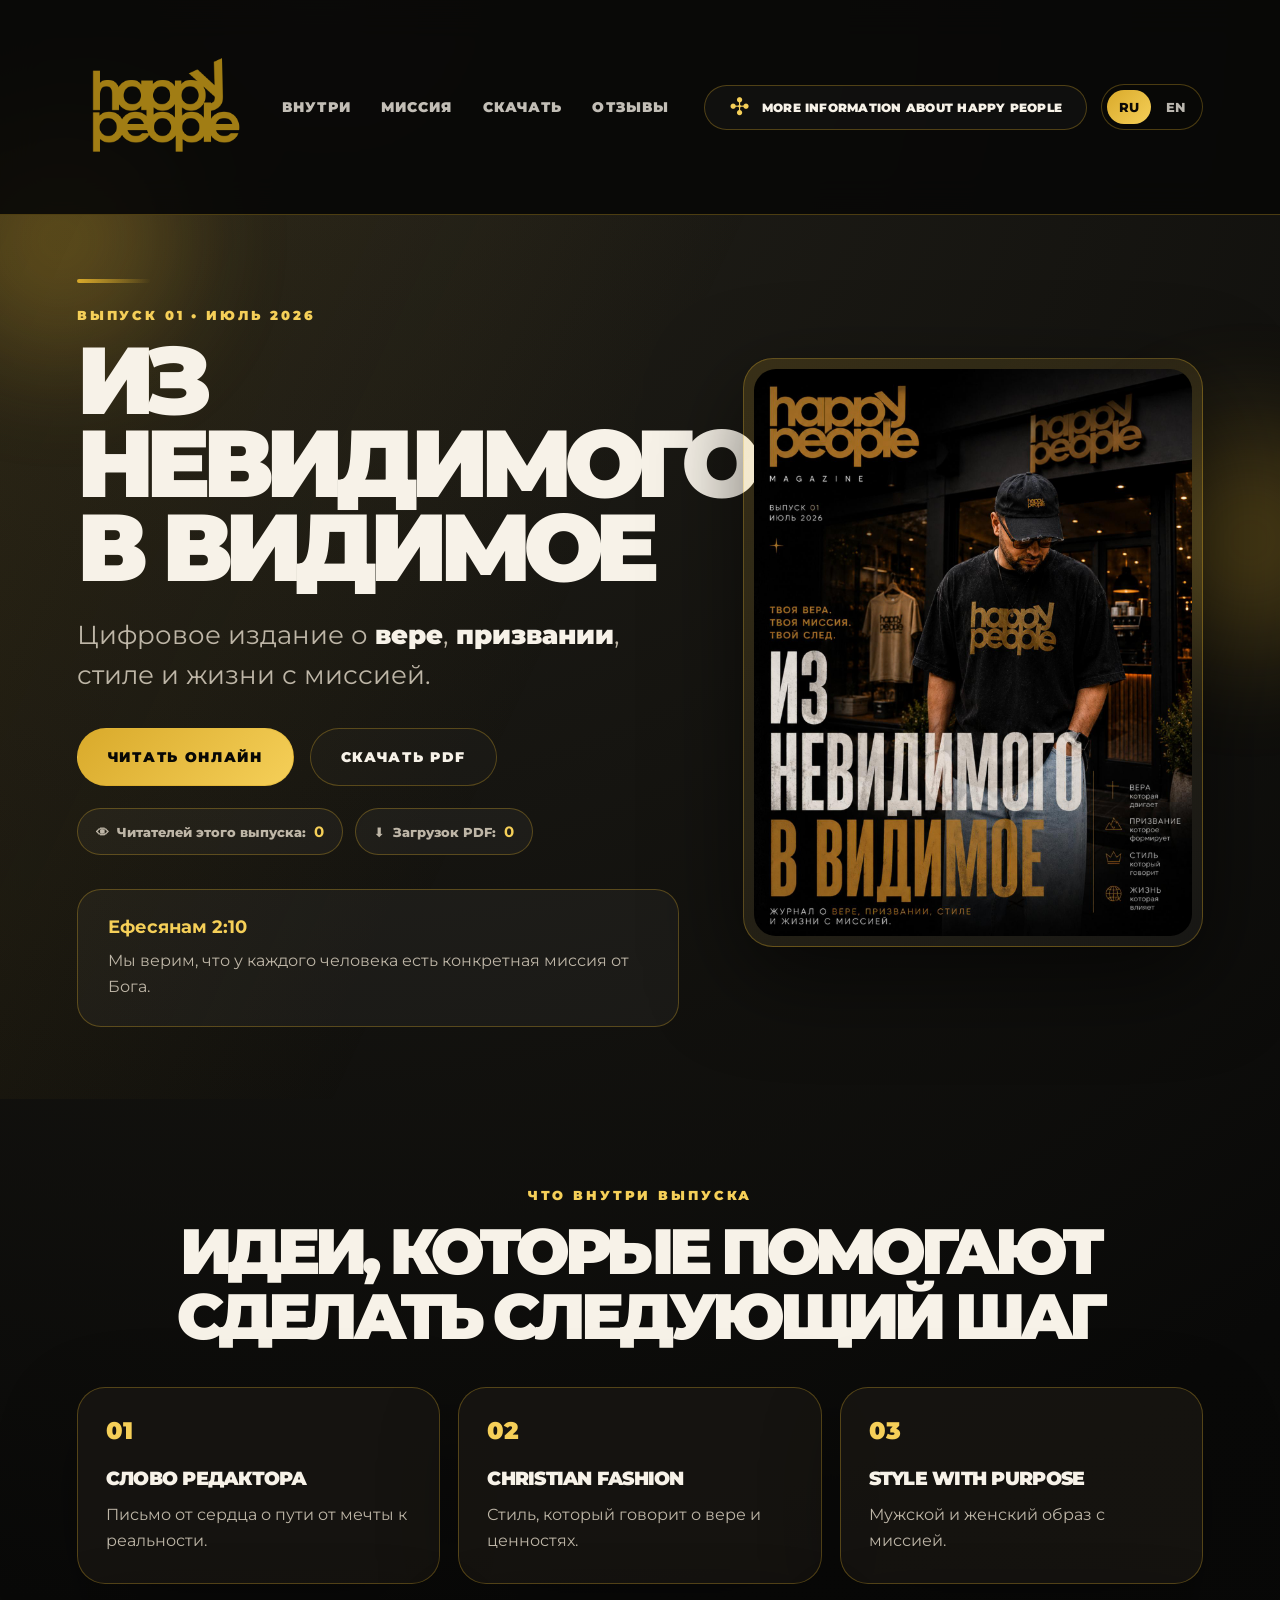
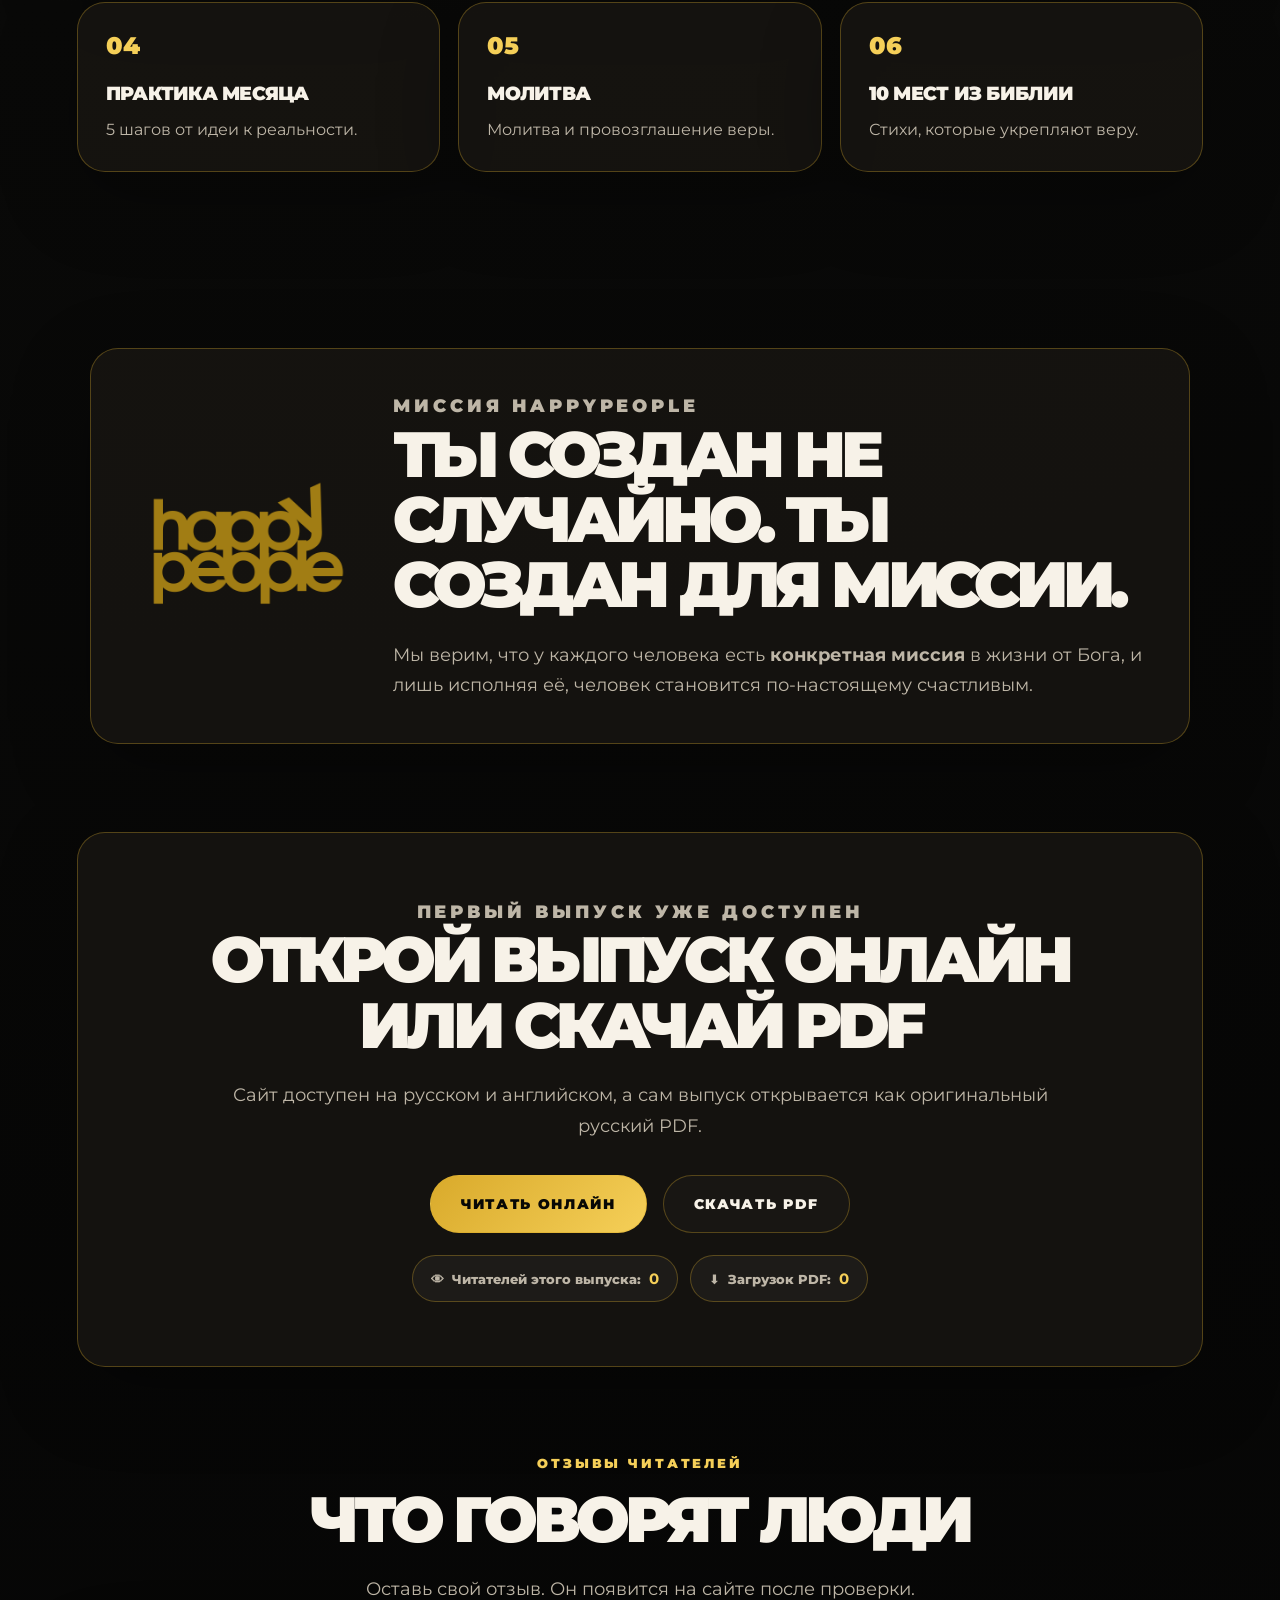
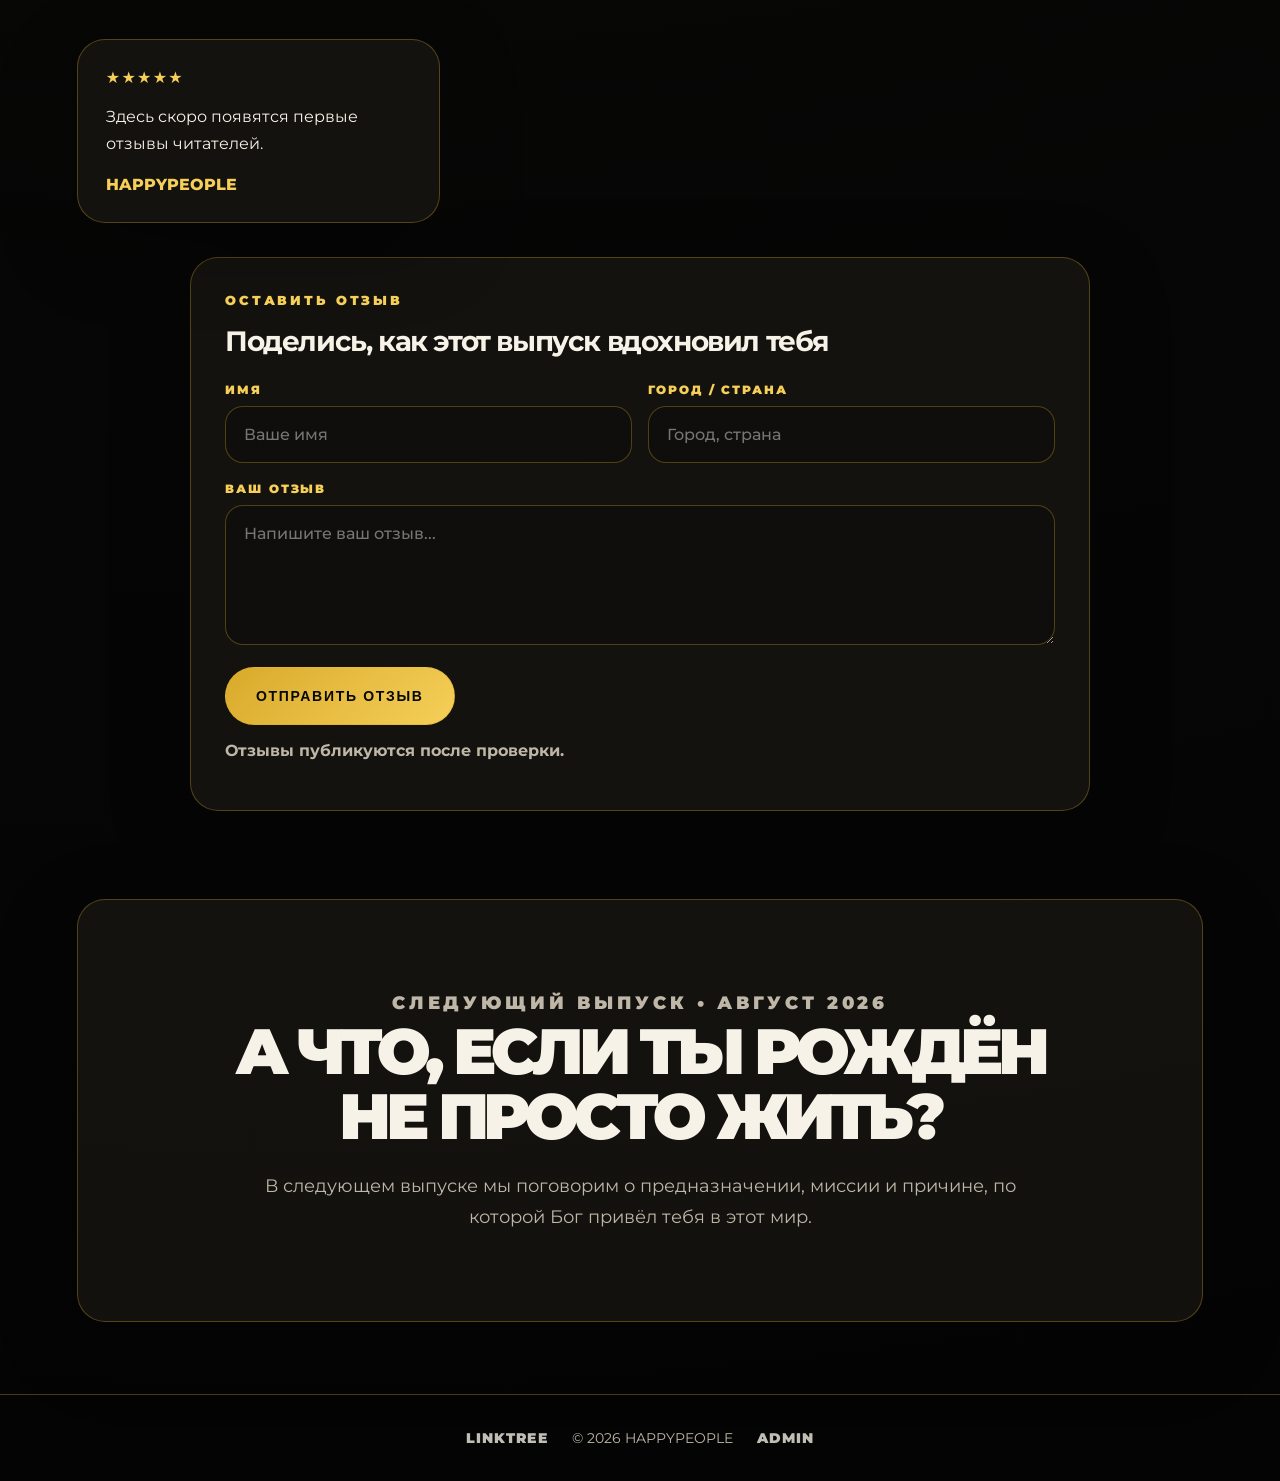
<file: index.html>
<!DOCTYPE html>
<html lang="ru">
<head>
  <meta charset="UTF-8" />
  <meta name="viewport" content="width=device-width, initial-scale=1, viewport-fit=cover" />
  <title>HAPPYPEOPLE — Выпуск 01</title>
  <meta name="description" content="Первый выпуск HAPPYPEOPLE — Из невидимого в видимое. Цифровое издание о вере, призвании, стиле и жизни с миссией." />
  <meta property="og:title" content="HAPPYPEOPLE — Выпуск 01" />
  <meta property="og:description" content="Из невидимого в видимое. Открой первый выпуск HAPPYPEOPLE бесплатно." />
  <meta property="og:image" content="assets/images/cover-july-2026.jpg" />
  <link rel="icon" type="image/png" href="favicon.png" />
  <link rel="preconnect" href="https://fonts.googleapis.com">
  <link rel="preconnect" href="https://fonts.gstatic.com" crossorigin>
  <link href="https://fonts.googleapis.com/css2?family=Montserrat:wght@400;500;600;700;800;900&display=swap" rel="stylesheet">
  <link rel="stylesheet" href="assets/css/style.css?v=hp-rebuild-1" />
</head>
<body>
  <div class="bg-noise"></div>
  <div class="orb orb-a"></div>
  <div class="orb orb-b"></div>

  <header class="header" id="top">
    <a class="logo-link" href="#top" aria-label="HAPPYPEOPLE">
      <img src="assets/images/logo.png" alt="HAPPYPEOPLE logo" />
    </a>

    <nav class="desktop-nav" aria-label="Main navigation">
      <a href="#inside" data-i18n="navInside">Внутри</a>
      <a href="#mission" data-i18n="navMission">Миссия</a>
      <a href="#download" data-i18n="navDownload">Скачать</a>
      <a href="#reviews" data-i18n="navReviews">Отзывы</a>
    </nav>

    <div class="header-right">
      <a class="linktree-btn" href="https://linktr.ee/happypeople_mission?utm_source=linktree_profile_share&ltsid=6c75d97e-e95f-49acaeb4-977a7b30e5bc" target="_blank" rel="noopener">
        <span class="link-icon">✣</span>
        <span data-i18n="moreInfo">More information about Happy People</span>
      </a>
      <button class="lang-switch" type="button" aria-label="Switch language"><span>RU</span><span>EN</span></button>
    </div>
  </header>

  <main>
    <section class="hero">
      <div class="hero-content">
        <div class="gold-line"></div>
        <p class="eyebrow" data-i18n="issue">Выпуск 01 • Июль 2026</p>
        <h1 data-i18n="heroTitle">Из невидимого<br>в видимое</h1>
        <p class="lead" data-i18n="heroLead">Цифровое издание о <strong>вере</strong>, <strong>призвании</strong>, стиле и жизни с миссией.</p>

        <div class="actions">
          <a class="btn btn-primary js-read-btn" href="assets/pdf/happypeople-magazine-july-2026.pdf" target="_blank" rel="noopener"><span data-i18n="readOnline">Читать онлайн</span></a>
          <a class="btn btn-outline js-download-btn" href="assets/pdf/happypeople-magazine-july-2026.pdf" download><span data-i18n="downloadPdf">Скачать PDF</span></a>
        </div>

        <div class="stats-row" aria-live="polite">
          <div class="stat-pill"><span>👁</span><span data-i18n="readersLabel">Читателей этого выпуска:</span><strong class="js-read-count">0</strong></div>
          <div class="stat-pill"><span>⬇</span><span data-i18n="downloadsLabel">Загрузок PDF:</span><strong class="js-download-count">0</strong></div>
        </div>

        <div class="verse-box">
          <strong>Ефесянам 2:10</strong>
          <p data-i18n="scripture">Мы верим, что у каждого человека есть конкретная миссия от Бога.</p>
        </div>
      </div>

      <div class="cover-card">
        <img src="assets/images/cover-july-2026.jpg" alt="Обложка первого выпуска HAPPYPEOPLE" />
      </div>
    </section>

    <section id="inside" class="section inside">
      <p class="eyebrow" data-i18n="insideEyebrow">Что внутри выпуска</p>
      <h2 data-i18n="insideTitle">Идеи, которые помогают сделать следующий шаг</h2>
      <div class="cards">
        <article><span class="card-num">01</span><h3 data-i18n="card1Title">Слово редактора</h3><p data-i18n="card1Text">Письмо от сердца о пути от мечты к реальности.</p></article>
        <article><span class="card-num">02</span><h3 data-i18n="card2Title">Christian Fashion</h3><p data-i18n="card2Text">Стиль, который говорит о вере и ценностях.</p></article>
        <article><span class="card-num">03</span><h3 data-i18n="card3Title">Style With Purpose</h3><p data-i18n="card3Text">Мужской и женский образ с миссией.</p></article>
        <article><span class="card-num">04</span><h3 data-i18n="card4Title">Практика месяца</h3><p data-i18n="card4Text">5 шагов от идеи к реальности.</p></article>
        <article><span class="card-num">05</span><h3 data-i18n="card5Title">Молитва</h3><p data-i18n="card5Text">Молитва и провозглашение веры.</p></article>
        <article><span class="card-num">06</span><h3 data-i18n="card6Title">10 мест из Библии</h3><p data-i18n="card6Text">Стихи, которые укрепляют веру.</p></article>
      </div>
    </section>

    <section id="mission" class="section mission">
      <div class="mission-panel">
        <img src="assets/images/logo.png" alt="HAPPYPEOPLE" />
        <div>
          <p class="eyebrow" data-i18n="missionEyebrow">Миссия HAPPYPEOPLE</p>
          <h2 data-i18n="missionTitle">Ты создан не случайно. Ты создан для миссии.</h2>
          <p data-i18n="missionText">Мы верим, что у каждого человека есть <strong>конкретная миссия</strong> в жизни от Бога, и лишь исполняя её, человек становится по-настоящему счастливым.</p>
        </div>
      </div>
    </section>

    <section id="download" class="section download">
      <p class="eyebrow" data-i18n="downloadEyebrow">Первый выпуск уже доступен</p>
      <h2 data-i18n="downloadTitle">Открой выпуск онлайн или скачай PDF</h2>
      <p data-i18n="downloadText">Сайт доступен на русском и английском, а сам выпуск открывается как оригинальный русский PDF.</p>
      <div class="actions center">
        <a class="btn btn-primary js-read-btn" href="assets/pdf/happypeople-magazine-july-2026.pdf" target="_blank" rel="noopener"><span data-i18n="readOnline">Читать онлайн</span></a>
        <a class="btn btn-outline js-download-btn" href="assets/pdf/happypeople-magazine-july-2026.pdf" download><span data-i18n="downloadPdf">Скачать PDF</span></a>
      </div>
      <div class="stats-row center" aria-live="polite">
        <div class="stat-pill"><span>👁</span><span data-i18n="readersLabel">Читателей этого выпуска:</span><strong class="js-read-count">0</strong></div>
        <div class="stat-pill"><span>⬇</span><span data-i18n="downloadsLabel">Загрузок PDF:</span><strong class="js-download-count">0</strong></div>
      </div>
    </section>

    <section id="reviews" class="section reviews">
      <p class="eyebrow" data-i18n="reviewsEyebrow">Отзывы читателей</p>
      <h2 data-i18n="reviewsTitle">Что говорят люди</h2>
      <p class="section-text" data-i18n="reviewsText">Оставь свой отзыв. Он появится на сайте после проверки.</p>

      <div class="reviews-list js-reviews-list">
        <article class="review-card"><div class="stars">★★★★★</div><p data-i18n="noReviewsYet">Здесь скоро появятся первые отзывы читателей.</p><span>HAPPYPEOPLE</span></article>
      </div>

      <form class="review-form js-review-form">
        <p class="eyebrow" data-i18n="leaveReviewEyebrow">Оставить отзыв</p>
        <h3 data-i18n="leaveReviewTitle">Поделись, как этот выпуск вдохновил тебя</h3>
        <div class="form-grid">
          <label><span data-i18n="reviewName">Имя</span><input name="name" type="text" maxlength="80" required placeholder="Ваше имя" data-placeholder-ru="Ваше имя" data-placeholder-en="Your name"></label>
          <label><span data-i18n="reviewLocation">Город / страна</span><input name="location" type="text" maxlength="100" required placeholder="Город, страна" data-placeholder-ru="Город, страна" data-placeholder-en="City, country"></label>
        </div>
        <label><span data-i18n="reviewMessage">Ваш отзыв</span><textarea name="message" rows="5" maxlength="700" required placeholder="Напишите ваш отзыв..." data-placeholder-ru="Напишите ваш отзыв..." data-placeholder-en="Write your review..."></textarea></label>
        <button class="btn btn-primary" type="submit"><span data-i18n="sendReview">Отправить отзыв</span></button>
        <p class="form-note js-review-status" data-i18n="reviewNote">Отзывы публикуются после проверки.</p>
      </form>
    </section>

    <section class="section next">
      <p class="eyebrow" data-i18n="nextEyebrow">Следующий выпуск • Август 2026</p>
      <h2 data-i18n="nextTitle">А что, если ты рождён не просто жить?</h2>
      <p data-i18n="nextText">В следующем выпуске мы поговорим о предназначении, миссии и причине, по которой Бог привёл тебя в этот мир.</p>
    </section>
  </main>

  <footer class="footer">
    <a href="https://linktr.ee/happypeople_mission?utm_source=linktree_profile_share&ltsid=6c75d97e-e95f-49acaeb4-977a7b30e5bc" target="_blank" rel="noopener">Linktree</a>
    <span>© 2026 HAPPYPEOPLE</span>
    <a href="admin-reviews.html">Admin</a>
  </footer>

  <script src="assets/js/script.js?v=hp-rebuild-1"></script>
</body>
</html>
</file>
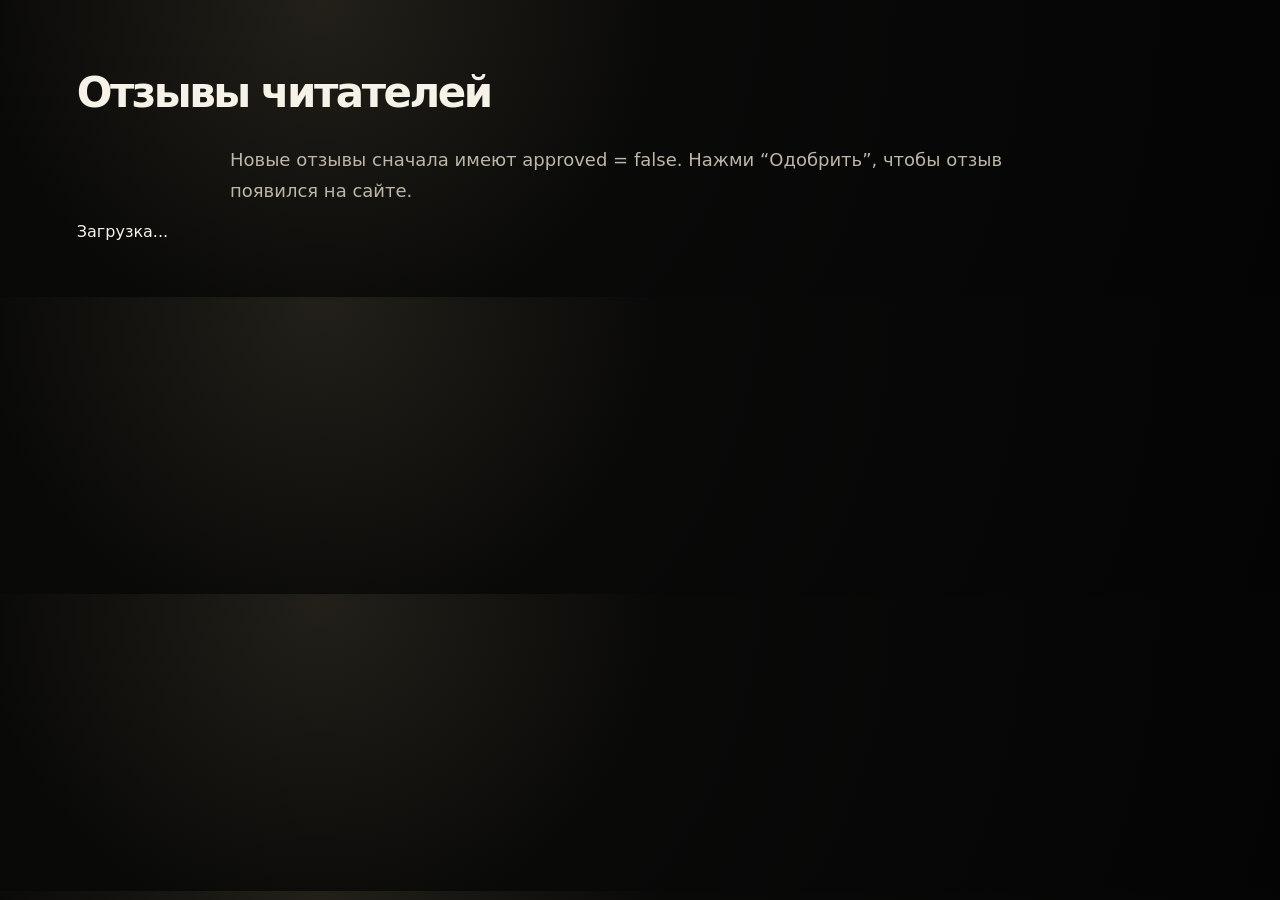
<file: admin-reviews.html>
<!DOCTYPE html><html lang="ru"><head><meta charset="UTF-8"><meta name="viewport" content="width=device-width, initial-scale=1"><title>HAPPYPEOPLE Reviews Admin</title><link rel="stylesheet" href="assets/css/style.css"><style>.admin{padding:40px 6vw}.admin h1{font-size:42px;letter-spacing:-.06em}.admin-list{display:grid;gap:14px}.admin-card{border:1px solid var(--line);border-radius:22px;background:var(--panel);padding:22px}.admin-card p{color:var(--text);line-height:1.6}.admin-actions{display:flex;gap:10px;flex-wrap:wrap}.small-btn{border:1px solid var(--line);border-radius:999px;background:transparent;color:var(--text);padding:10px 16px;font-weight:900;cursor:pointer}.small-btn.ok{background:var(--gold);color:#090806}.small-btn.del{color:#ffb4b4}</style></head><body><main class="admin"><h1>Отзывы читателей</h1><p class="section-text">Новые отзывы сначала имеют approved = false. Нажми “Одобрить”, чтобы отзыв появился на сайте.</p><div class="admin-list js-admin-list"></div></main><script src="assets/js/admin-reviews.js"></script></body></html>
</file>
<file: assets/css/style.css>
:root{
  --bg:#070706;--bg2:#11100d;--panel:rgba(25,23,18,.78);--panel2:rgba(255,255,255,.045);--gold:#d9aa2b;--gold2:#f5cf58;--text:#f7f2e8;--muted:#beb6a7;--line:rgba(217,170,43,.32);--danger:#ffb4b4;--ok:#9ef0bd;
}
*{box-sizing:border-box}html{scroll-behavior:smooth}body{margin:0;font-family:Montserrat,system-ui,-apple-system,Segoe UI,sans-serif;background:radial-gradient(circle at 25% 0%,#222019 0,#090908 34%,#040404 100%);color:var(--text);overflow-x:hidden}.bg-noise{position:fixed;inset:0;pointer-events:none;z-index:-1;opacity:.14;background-image:linear-gradient(90deg,rgba(255,255,255,.04) 1px,transparent 1px),linear-gradient(rgba(255,255,255,.03) 1px,transparent 1px);background-size:42px 42px}.orb{position:fixed;border-radius:50%;filter:blur(58px);opacity:.28;pointer-events:none;z-index:-1;background:var(--gold)}.orb-a{width:240px;height:240px;left:-60px;top:120px}.orb-b{width:220px;height:220px;right:-80px;top:430px}.header{position:sticky;top:0;z-index:50;display:flex;align-items:center;justify-content:space-between;gap:28px;padding:22px 6vw;background:rgba(7,7,6,.88);backdrop-filter:blur(18px);border-bottom:1px solid var(--line)}.logo-link{display:flex;align-items:center;min-width:150px}.logo-link img{display:block;width:170px;max-width:100%;height:auto}.desktop-nav{display:flex;gap:30px}.desktop-nav a,.footer a{color:var(--text);text-decoration:none;text-transform:uppercase;font-size:14px;font-weight:900;letter-spacing:.08em;opacity:.78}.desktop-nav a:hover,.footer a:hover{color:var(--gold2);opacity:1}.header-right{display:flex;align-items:center;gap:14px}.linktree-btn{display:flex;align-items:center;gap:12px;padding:14px 24px;border:1px solid var(--line);border-radius:999px;color:var(--text);text-decoration:none;text-transform:uppercase;font-size:12px;font-weight:900;letter-spacing:.02em;white-space:nowrap;background:rgba(255,255,255,.03)}.link-icon{color:var(--gold2);font-size:24px;line-height:0}.lang-switch{display:flex;gap:3px;align-items:center;padding:5px;border:1px solid var(--line);border-radius:999px;background:#080806;color:var(--text);font:800 13px Montserrat;cursor:pointer}.lang-switch span{padding:9px 12px;border-radius:999px;opacity:.75}.lang-switch span.active{background:linear-gradient(135deg,var(--gold),var(--gold2));color:#0b0906;opacity:1}.hero{min-height:calc(100vh - 86px);display:grid;grid-template-columns:minmax(0,1.02fr) minmax(310px,.78fr);gap:5vw;align-items:center;padding:64px 6vw 72px;position:relative}.hero:before{content:"";position:absolute;inset:0;background:linear-gradient(115deg,rgba(217,170,43,.09),transparent 45%);pointer-events:none}.hero-content,.cover-card{position:relative}.gold-line{width:74px;height:4px;background:linear-gradient(90deg,var(--gold),transparent);border-radius:9px;margin-bottom:24px}.eyebrow{margin:0 0 16px;color:var(--gold2);text-transform:uppercase;letter-spacing:.22em;font-size:13px;font-weight:900}.hero h1,.section h2,.next h2{margin:0;color:var(--text);font-size:clamp(48px,7.4vw,122px);line-height:.88;text-transform:uppercase;font-weight:900;letter-spacing:-.08em;text-wrap:balance}.lead{max-width:720px;margin:26px 0 0;color:var(--muted);font-size:clamp(18px,2vw,28px);line-height:1.55}.lead strong{color:var(--text);font-weight:900}.actions{display:flex;flex-wrap:wrap;gap:16px;margin-top:34px}.actions.center,.stats-row.center{justify-content:center}.btn{display:inline-flex;align-items:center;justify-content:center;min-height:58px;padding:18px 30px;border-radius:999px;text-decoration:none;text-transform:uppercase;font-size:14px;font-weight:900;letter-spacing:.12em;border:1px solid var(--line);transition:.2s ease;cursor:pointer}.btn-primary{background:linear-gradient(135deg,var(--gold),var(--gold2));color:#080805}.btn-outline{background:rgba(255,255,255,.02);color:var(--text)}.btn:hover{transform:translateY(-2px);filter:brightness(1.05)}.stats-row{display:flex;flex-wrap:wrap;gap:12px;margin-top:22px}.stat-pill{display:flex;align-items:center;gap:8px;padding:13px 18px;border:1px solid var(--line);border-radius:999px;background:rgba(255,255,255,.04);color:var(--muted);font-size:13px;font-weight:800}.stat-pill strong{color:var(--gold2);font-size:15px}.verse-box{margin-top:34px;max-width:680px;padding:26px 30px;border:1px solid var(--line);border-radius:24px;background:rgba(255,255,255,.04)}.verse-box strong{display:block;color:var(--gold2);font-size:18px;margin-bottom:10px}.verse-box p{margin:0;color:var(--muted);line-height:1.6}.cover-card{border:1px solid var(--line);border-radius:30px;padding:10px;background:linear-gradient(145deg,rgba(217,170,43,.16),rgba(255,255,255,.04));box-shadow:0 30px 90px rgba(0,0,0,.55)}.cover-card img{display:block;width:100%;height:auto;border-radius:22px}.section{padding:88px 6vw;text-align:center}.section h2{font-size:clamp(32px,5vw,72px);line-height:1.02;margin-bottom:22px}.section-text,.download p,.next p,.mission-panel p{color:var(--muted);font-size:18px;line-height:1.7;max-width:820px;margin:0 auto}.cards{display:grid;grid-template-columns:repeat(3,minmax(0,1fr));gap:18px;margin-top:38px;text-align:left}.cards article,.review-card,.review-form,.mission-panel,.download,.next{border:1px solid var(--line);border-radius:28px;background:var(--panel);box-shadow:0 24px 80px rgba(0,0,0,.28)}.cards article{padding:28px}.card-num{display:inline-block;color:var(--gold2);font-size:24px;font-weight:900;margin-bottom:22px}.cards h3{margin:0 0 12px;text-transform:uppercase;font-weight:900;letter-spacing:-.04em}.cards p{margin:0;color:var(--muted);line-height:1.65}.mission-panel{display:grid;grid-template-columns:220px 1fr;gap:40px;align-items:center;text-align:left;padding:42px;max-width:1100px;margin:auto}.mission-panel img{width:220px}.download{margin:0 6vw;padding:64px 32px}.reviews-list{display:grid;grid-template-columns:repeat(3,minmax(0,1fr));gap:18px;margin:34px 0}.review-card{padding:28px;text-align:left}.stars{color:var(--gold2);letter-spacing:.08em;margin-bottom:16px}.review-card p{color:var(--text);line-height:1.7;margin:0 0 18px}.review-card span{color:var(--gold2);font-weight:800}.review-form{max-width:900px;margin:34px auto 0;padding:34px;text-align:left}.review-form h3{margin:0 0 24px;font-size:28px;letter-spacing:-.05em}.form-grid{display:grid;grid-template-columns:1fr 1fr;gap:16px}.review-form label{display:block;margin-bottom:18px}.review-form label span{display:block;color:var(--gold2);text-transform:uppercase;font-size:12px;font-weight:900;letter-spacing:.16em;margin-bottom:9px}.review-form input,.review-form textarea{width:100%;border:1px solid var(--line);border-radius:18px;background:rgba(0,0,0,.18);color:var(--text);font:500 16px Montserrat;padding:18px;outline:none}.review-form textarea{resize:vertical;min-height:140px}.review-form input:focus,.review-form textarea:focus{border-color:var(--gold2);box-shadow:0 0 0 3px rgba(217,170,43,.13)}.form-note{color:var(--muted);font-weight:700}.form-note.success{color:var(--ok)}.form-note.error{color:var(--danger)}.next{margin:0 6vw 72px}.footer{display:flex;justify-content:center;gap:24px;align-items:center;padding:34px 6vw;border-top:1px solid var(--line);color:var(--muted);font-size:14px}
@media (max-width:1050px){.desktop-nav{display:none}.hero{grid-template-columns:1fr}.cover-card{max-width:520px;margin:auto}.linktree-btn span:last-child{display:none}.linktree-btn{padding:12px 16px}.cards{grid-template-columns:repeat(2,1fr)}.mission-panel{grid-template-columns:1fr;text-align:center}.mission-panel img{margin:auto}.reviews-list{grid-template-columns:1fr 1fr}}
@media (max-width:640px){body{background:#080806}.header{position:relative;padding:18px 24px;gap:12px;align-items:flex-start}.logo-link{min-width:auto}.logo-link img{width:150px}.header-right{margin-left:auto}.linktree-btn{width:52px;height:52px;padding:0;justify-content:center;border-radius:18px}.link-icon{font-size:25px}.lang-switch span{padding:8px 10px;font-size:12px}.hero{min-height:auto;display:block;padding:28px 24px 54px;text-align:center}.hero-content{max-width:100%}.gold-line{margin:0 auto 18px}.eyebrow{font-size:11px;letter-spacing:.18em;margin-bottom:14px}.hero h1{font-size:clamp(43px,13vw,60px);line-height:.95;letter-spacing:-.07em}.lead{font-size:18px;line-height:1.55;margin-top:22px}.actions{display:grid;grid-template-columns:1fr;gap:12px;margin-top:28px}.btn{width:100%;min-height:58px;font-size:13px;padding:17px 20px}.stats-row{display:grid;grid-template-columns:1fr;gap:10px;margin-top:16px}.stat-pill{justify-content:center;border-radius:18px;font-size:12px;padding:13px 12px}.verse-box{padding:22px 18px;border-radius:22px;margin-top:28px}.cover-card{margin-top:30px;border-radius:24px;padding:7px;max-width:380px}.cover-card img{border-radius:18px}.section{padding:58px 24px}.section h2{font-size:34px;letter-spacing:-.07em}.cards,.reviews-list{grid-template-columns:1fr;gap:14px}.cards article,.review-card,.review-form{border-radius:22px;padding:22px}.mission-panel{padding:28px 20px;border-radius:24px;gap:24px}.mission-panel img{width:165px}.download,.next{margin:0 24px;padding:42px 20px;border-radius:24px}.form-grid{grid-template-columns:1fr}.review-form h3{font-size:24px}.footer{flex-wrap:wrap;padding-bottom:48px}.desktop-nav{display:none}}
</file>
